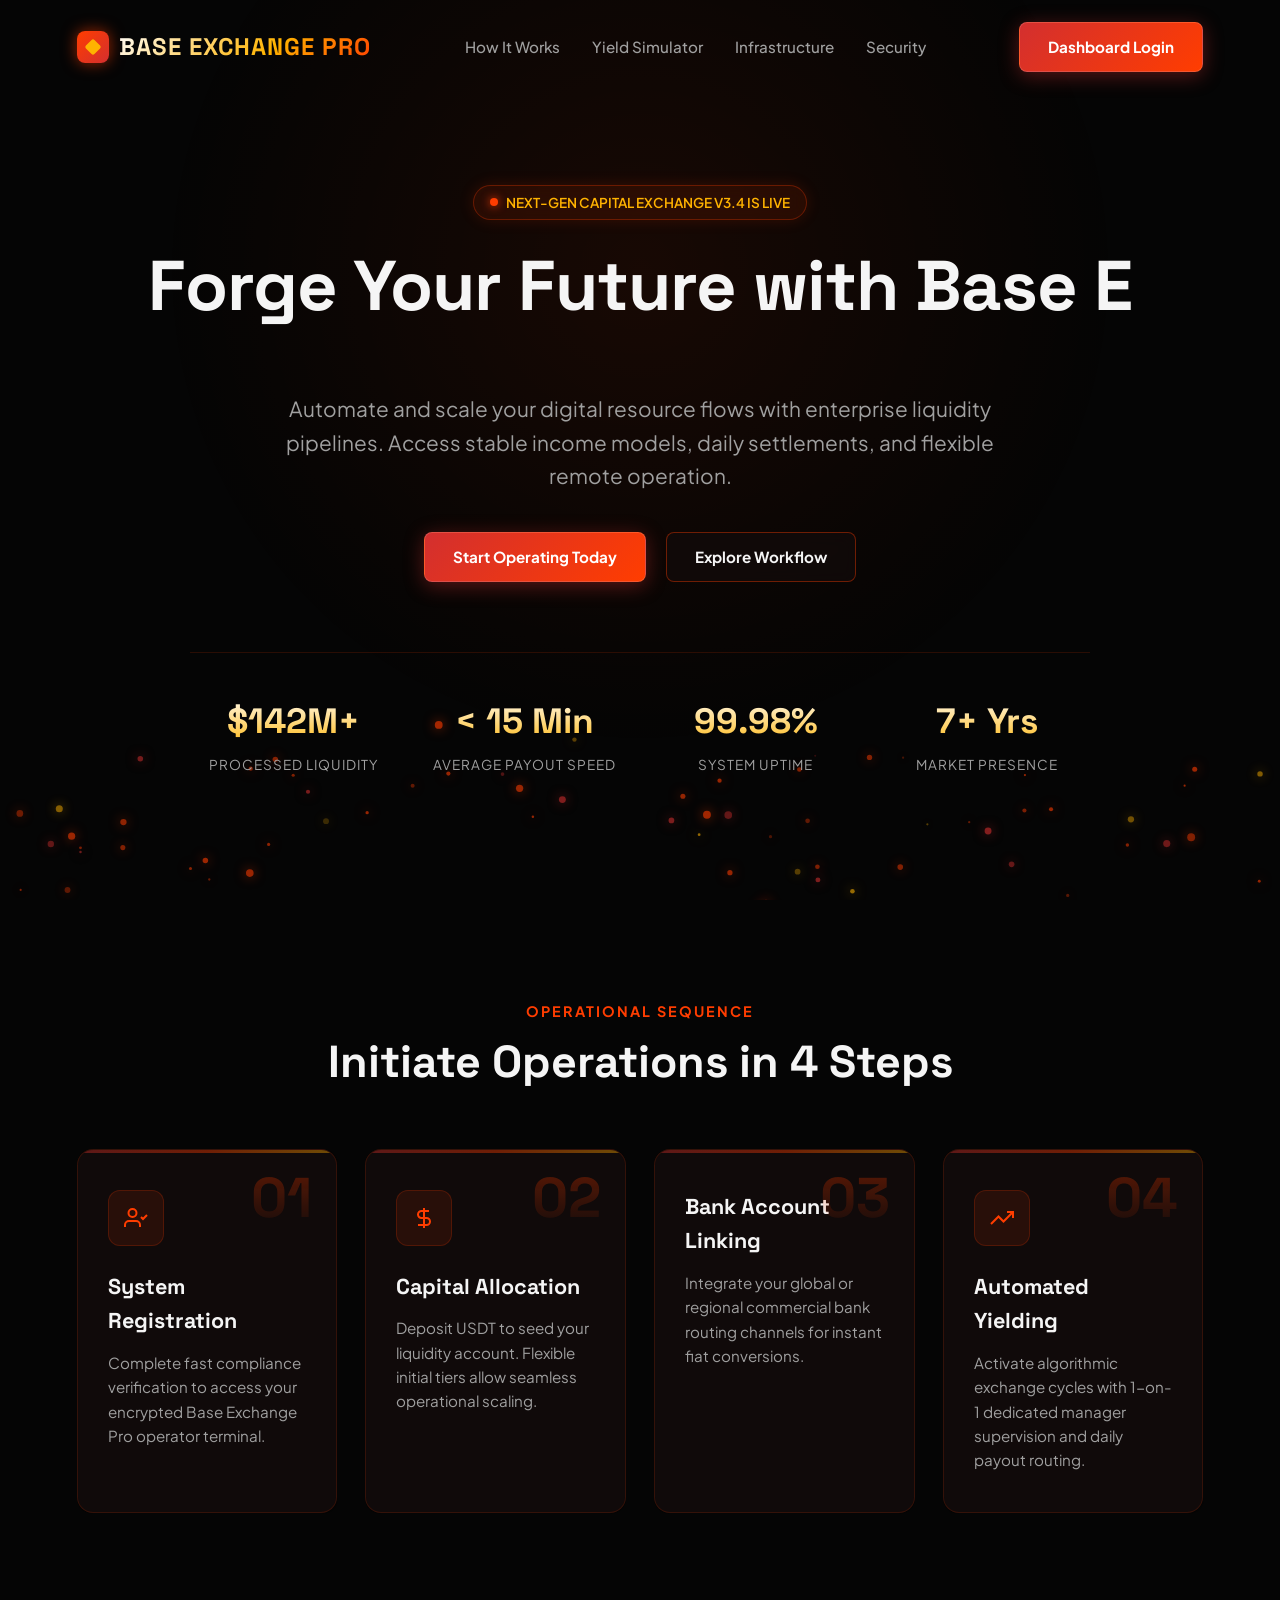
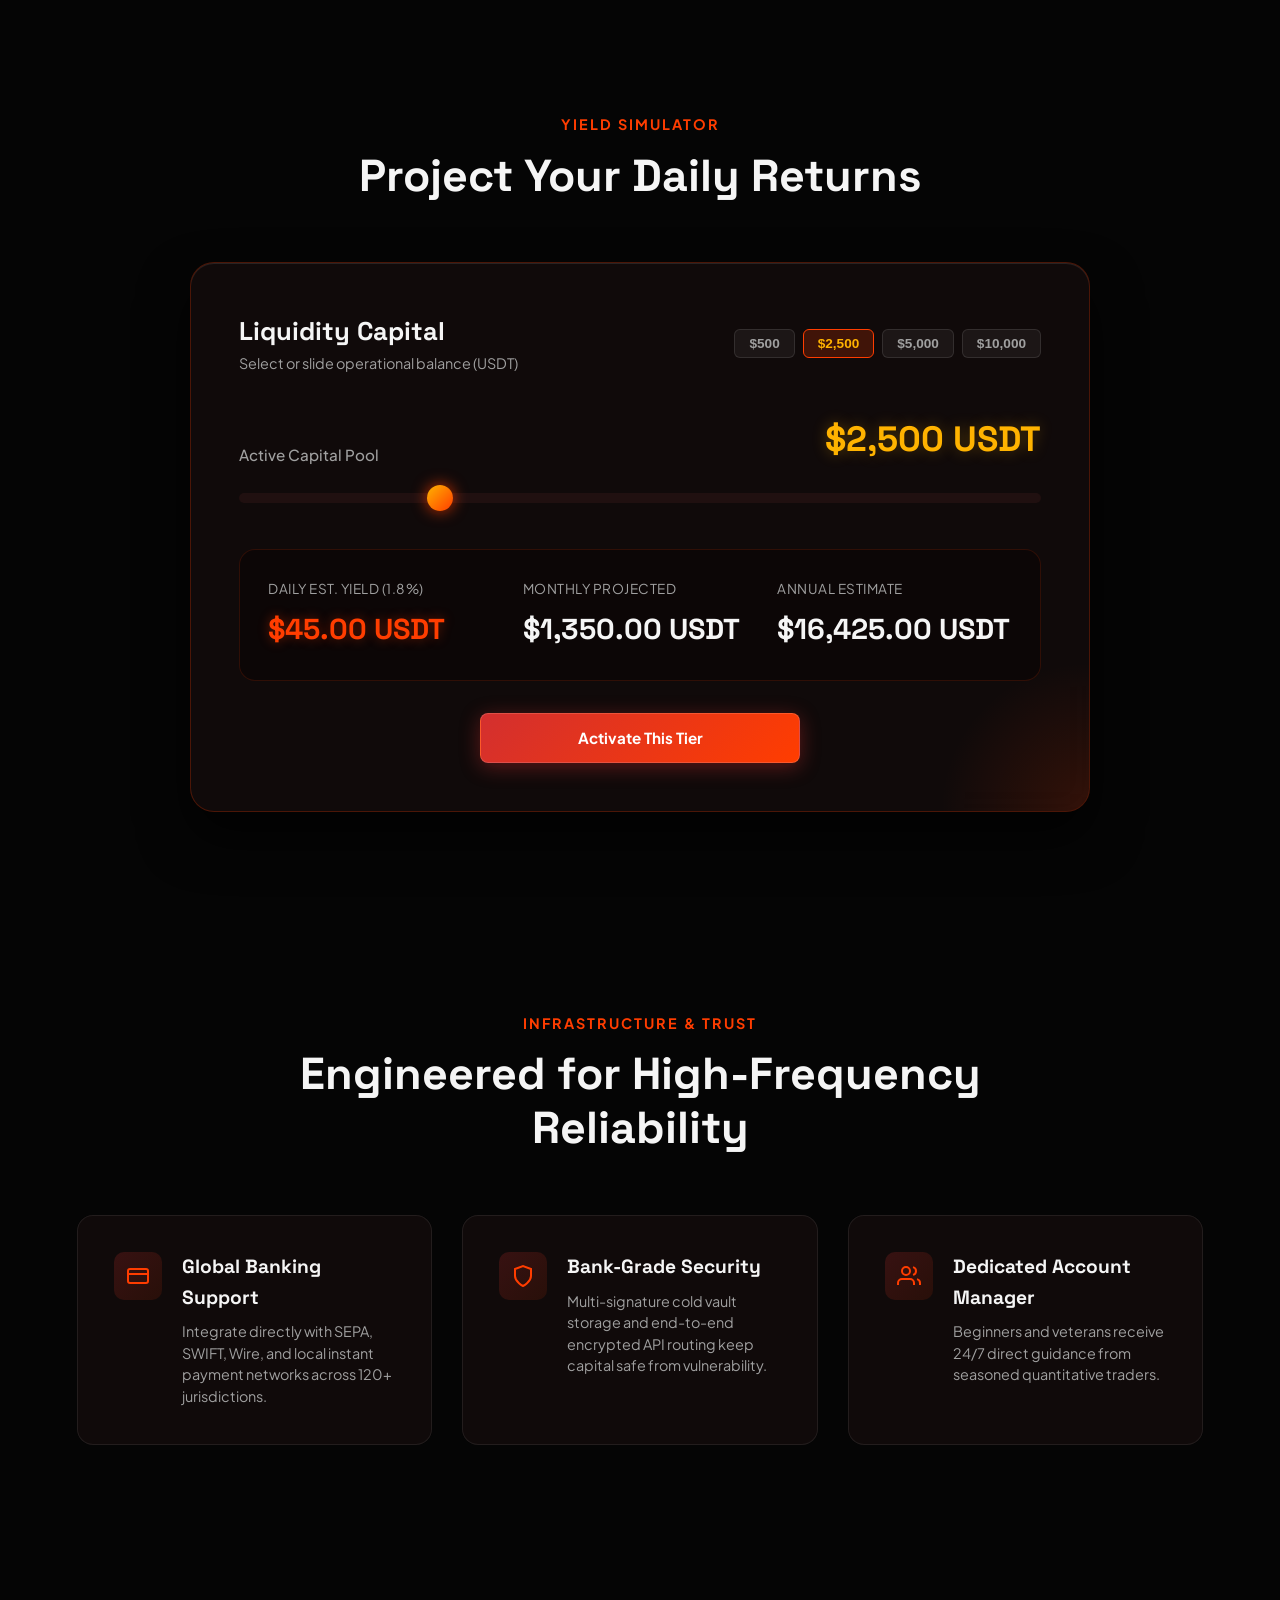
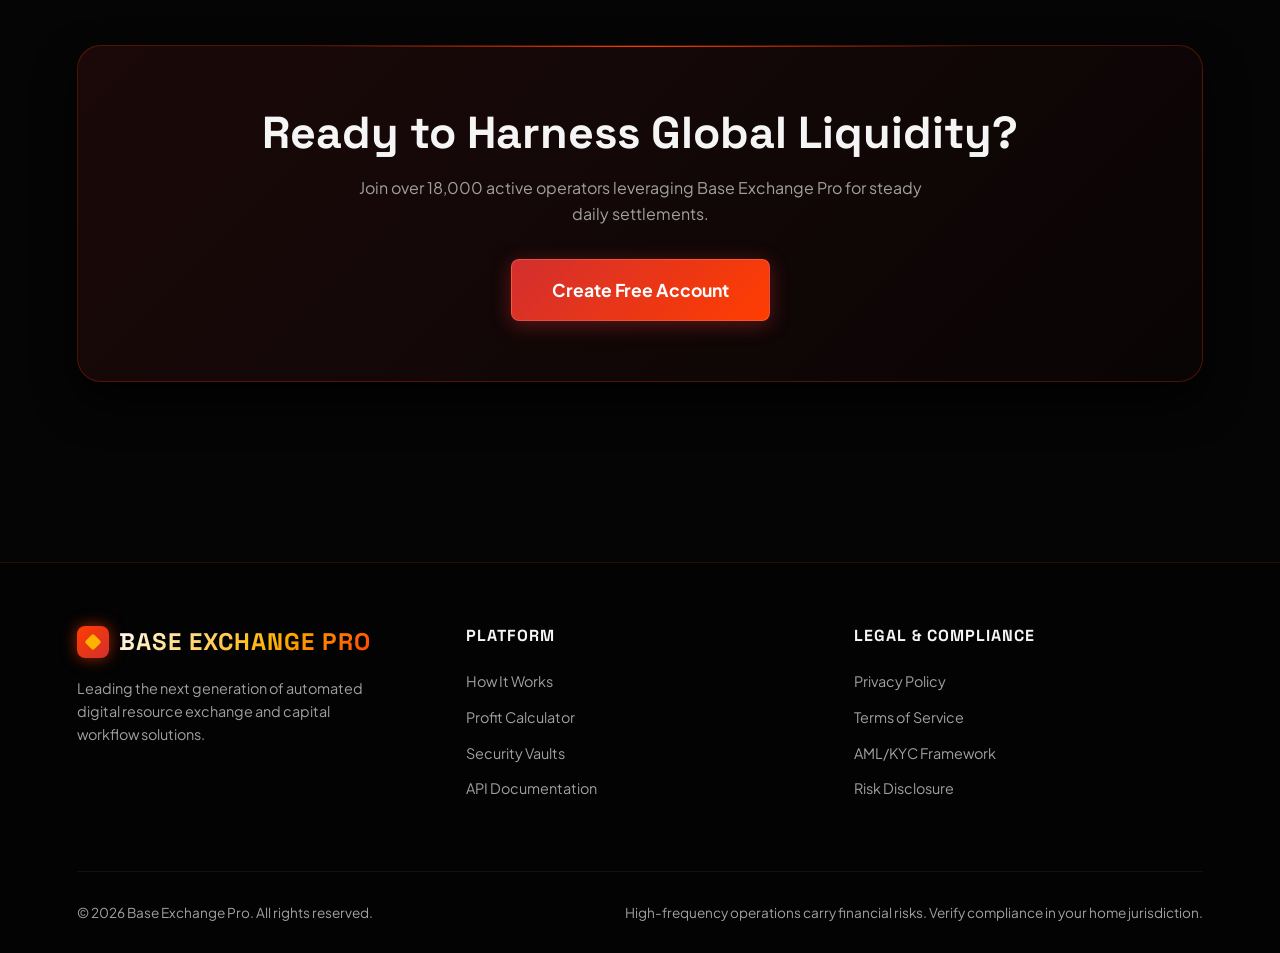
<file: Base Exchange Pro Landing Page.html>
<!DOCTYPE html>
<html lang="en">
<head>
    <meta charset="UTF-8">
    <meta name="viewport" content="width=device-width, initial-scale=1.0">
    <title>Base Exchange Pro | High-Yield Digital Resource Infrastructure</title>
    <link rel="preconnect" href="https://fonts.googleapis.com">
    <link rel="preconnect" href="https://fonts.gstatic.com" crossorigin>
    <link href="https://fonts.googleapis.com/css2?family=Plus+Jakarta+Sans:wght@300;400;500;600;700;800&family=Space+Grotesk:wght@500;700&display=swap" rel="stylesheet">
    
    <style>
        :root {
            --bg-deep: #050505;
            --bg-surface: #140d0d;
            --bg-surface-hover: #1f1212;
            --bg-card: rgba(20, 13, 13, 0.75);
            --fire-red: #d32f2f;
            --fire-orange: #ff3d00;
            --fire-gold: #ffb300;
            --fire-amber: #ff8f00;
            --text-light: #f5f5f5;
            --text-muted: #a0a0a0;
            --border-glow: rgba(255, 61, 0, 0.25);
            --box-glow: 0 0 25px rgba(255, 61, 0, 0.35);
            --font-main: 'Plus Jakarta Sans', -apple-system, BlinkMacSystemFont, sans-serif;
            --font-heading: 'Space Grotesk', sans-serif;
        }

        * {
            box-sizing: border-box;
            margin: 0;
            padding: 0;
            scroll-behavior: smooth;
        }

        body {
            background-color: var(--bg-deep);
            color: var(--text-light);
            font-family: var(--font-main);
            line-height: 1.6;
            overflow-x: hidden;
            position: relative;
            -webkit-font-smoothing: antialiased;
        }

        #fire-canvas {
            position: fixed;
            top: 0;
            left: 0;
            width: 100vw;
            height: 100vh;
            pointer-events: none;
            z-index: 1;
        }

        .ambient-glow {
            position: fixed;
            top: 0;
            left: 0;
            width: 100vw;
            height: 100vh;
            pointer-events: none;
            z-index: 2;
            background: radial-gradient(circle 600px at var(--mouse-x, 50%) var(--mouse-y, 30%), rgba(255, 61, 0, 0.08), transparent 80%);
            transition: opacity 0.3s ease;
        }

        header {
            position: fixed;
            top: 0;
            left: 0;
            width: 100%;
            z-index: 100;
            padding: 22px 6%;
            display: flex;
            justify-content: space-between;
            align-items: center;
            transition: all 0.4s cubic-bezier(0.16, 1, 0.3, 1);
            background: transparent;
        }

        header.scrolled {
            background: rgba(5, 5, 5, 0.85);
            backdrop-filter: blur(16px);
            -webkit-backdrop-filter: blur(16px);
            padding: 14px 6%;
            border-bottom: 1px solid var(--border-glow);
            box-shadow: 0 10px 30px rgba(0, 0, 0, 0.8), 0 1px 0 rgba(255, 61, 0, 0.2);
        }

        .logo {
            display: flex;
            align-items: center;
            gap: 10px;
            font-family: var(--font-heading);
            font-size: 1.5rem;
            font-weight: 700;
            text-decoration: none;
            color: var(--text-light);
            letter-spacing: -0.5px;
        }

        .logo-icon {
            width: 32px;
            height: 32px;
            background: linear-gradient(135deg, var(--fire-orange), var(--fire-red));
            border-radius: 8px;
            display: flex;
            align-items: center;
            justify-content: center;
            box-shadow: 0 0 15px rgba(255, 61, 0, 0.6);
            position: relative;
        }

        .logo-icon::after {
            content: '';
            width: 12px;
            height: 12px;
            background: var(--fire-gold);
            transform: rotate(45deg);
            border-radius: 2px;
        }

        .logo-text {
            background: linear-gradient(135deg, #ffffff 0%, var(--fire-gold) 60%, var(--fire-orange) 100%);
            -webkit-background-clip: text;
            -webkit-text-fill-color: transparent;
            text-transform: uppercase;
            letter-spacing: 1px;
        }

        .nav-links {
            display: flex;
            align-items: center;
            gap: 32px;
            list-style: none;
        }

        .nav-links a {
            color: var(--text-muted);
            text-decoration: none;
            font-weight: 500;
            font-size: 0.95rem;
            transition: all 0.3s ease;
            position: relative;
        }

        .nav-links a:hover {
            color: var(--text-light);
            text-shadow: 0 0 10px rgba(255, 61, 0, 0.5);
        }

        .nav-links a::after {
            content: '';
            position: absolute;
            bottom: -6px;
            left: 0;
            width: 0%;
            height: 2px;
            background: linear-gradient(90deg, var(--fire-orange), var(--fire-gold));
            transition: width 0.3s ease;
            border-radius: 2px;
        }

        .nav-links a:hover::after {
            width: 100%;
        }

        .nav-cta {
            position: relative;
            z-index: 10;
        }

        .btn {
            display: inline-flex;
            align-items: center;
            justify-content: center;
            padding: 12px 28px;
            border-radius: 8px;
            font-weight: 700;
            font-size: 0.95rem;
            text-decoration: none;
            cursor: pointer;
            transition: all 0.3s cubic-bezier(0.16, 1, 0.3, 1);
            border: none;
            outline: none;
            position: relative;
            overflow: hidden;
        }

        .btn-fire {
            background: linear-gradient(135deg, var(--fire-red) 0%, var(--fire-orange) 100%);
            color: #ffffff;
            box-shadow: 0 4px 20px rgba(211, 47, 47, 0.4);
            border: 1px solid rgba(255, 255, 255, 0.15);
        }

        .btn-fire::before {
            content: '';
            position: absolute;
            top: 0;
            left: -100%;
            width: 100%;
            height: 100%;
            background: linear-gradient(90deg, transparent, rgba(255, 255, 255, 0.3), transparent);
            transition: left 0.6s ease;
        }

        .btn-fire:hover {
            transform: translateY(-2px);
            box-shadow: 0 8px 30px rgba(255, 61, 0, 0.6), 0 0 15px rgba(255, 179, 0, 0.4);
        }

        .btn-fire:hover::before {
            left: 100%;
        }

        .btn-outline {
            background: rgba(20, 13, 13, 0.6);
            color: var(--text-light);
            border: 1px solid rgba(255, 61, 0, 0.4);
            backdrop-filter: blur(8px);
        }

        .btn-outline:hover {
            background: rgba(255, 61, 0, 0.15);
            border-color: var(--fire-orange);
            color: #ffffff;
            box-shadow: 0 0 20px rgba(255, 61, 0, 0.3);
            transform: translateY(-2px);
        }

        .hero {
            min-height: 100vh;
            display: flex;
            flex-direction: column;
            justify-content: center;
            align-items: center;
            text-align: center;
            padding: 140px 6% 80px 6%;
            position: relative;
            z-index: 10;
        }

        .hero-badge {
            display: inline-flex;
            align-items: center;
            gap: 8px;
            padding: 6px 16px;
            background: rgba(255, 61, 0, 0.1);
            border: 1px solid rgba(255, 61, 0, 0.3);
            border-radius: 30px;
            font-size: 0.85rem;
            font-weight: 600;
            color: var(--fire-gold);
            margin-bottom: 28px;
            backdrop-filter: blur(8px);
            box-shadow: 0 0 15px rgba(255, 61, 0, 0.15);
        }

        .pulse-dot {
            width: 8px;
            height: 8px;
            background-color: var(--fire-orange);
            border-radius: 50%;
            box-shadow: 0 0 10px var(--fire-orange);
            animation: pulse 1.8s infinite;
        }

        @keyframes pulse {
            0% { transform: scale(0.95); box-shadow: 0 0 0 0 rgba(255, 61, 0, 0.7); }
            70% { transform: scale(1); box-shadow: 0 0 0 8px rgba(255, 61, 0, 0); }
            100% { transform: scale(0.95); box-shadow: 0 0 0 0 rgba(255, 61, 0, 0); }
        }

        .hero-title {
            font-family: var(--font-heading);
            font-size: clamp(2.5rem, 5.5vw, 4.8rem);
            font-weight: 800;
            line-height: 1.1;
            max-width: 1000px;
            margin-bottom: 24px;
            min-height: 120px;
            letter-spacing: -1px;
        }

        .hero-title-highlight {
            background: linear-gradient(135deg, #ffffff 20%, var(--fire-gold) 60%, var(--fire-orange) 100%);
            -webkit-background-clip: text;
            -webkit-text-fill-color: transparent;
            text-shadow: 0 0 30px rgba(255, 61, 0, 0.3);
        }

        .hero-subtitle {
            font-size: clamp(1.05rem, 1.8vw, 1.3rem);
            color: var(--text-muted);
            max-width: 720px;
            margin-bottom: 40px;
            font-weight: 400;
        }

        .hero-actions {
            display: flex;
            gap: 20px;
            flex-wrap: wrap;
            justify-content: center;
        }

        .hero-stats {
            display: grid;
            grid-template-columns: repeat(auto-fit, minmax(160px, 1fr));
            gap: 24px;
            width: 100%;
            max-width: 900px;
            margin-top: 70px;
            padding-top: 40px;
            border-top: 1px solid rgba(255, 61, 0, 0.15);
        }

        .stat-item {
            text-align: center;
        }

        .stat-value {
            font-family: var(--font-heading);
            font-size: 2.2rem;
            font-weight: 700;
            color: var(--text-light);
            background: linear-gradient(180deg, #ffffff, var(--fire-gold));
            -webkit-background-clip: text;
            -webkit-text-fill-color: transparent;
        }

        .stat-label {
            font-size: 0.85rem;
            color: var(--text-muted);
            text-transform: uppercase;
            letter-spacing: 1px;
            margin-top: 4px;
        }

        section {
            padding: 100px 6%;
            position: relative;
            z-index: 10;
        }

        .section-header {
            text-align: center;
            max-width: 700px;
            margin: 0 auto 60px auto;
        }

        .section-subtitle {
            color: var(--fire-orange);
            font-size: 0.9rem;
            font-weight: 700;
            text-transform: uppercase;
            letter-spacing: 2px;
            margin-bottom: 12px;
            display: block;
        }

        .section-title {
            font-family: var(--font-heading);
            font-size: clamp(2rem, 3.5vw, 3rem);
            font-weight: 700;
            line-height: 1.2;
            color: var(--text-light);
        }

        .reveal {
            opacity: 0;
            transform: translateY(40px);
            transition: opacity 0.8s cubic-bezier(0.16, 1, 0.3, 1), transform 0.8s cubic-bezier(0.16, 1, 0.3, 1);
        }

        .reveal.active {
            opacity: 1;
            transform: translateY(0);
        }

        .steps-grid {
            display: grid;
            grid-template-columns: repeat(auto-fit, minmax(260px, 1fr));
            gap: 28px;
            perspective: 1000px;
        }

        .step-card {
            background: var(--bg-card);
            border: 1px solid rgba(255, 61, 0, 0.15);
            border-radius: 16px;
            padding: 40px 30px;
            position: relative;
            overflow: hidden;
            backdrop-filter: blur(12px);
            transition: all 0.4s cubic-bezier(0.16, 1, 0.3, 1);
            transform-style: preserve-3d;
        }

        .step-card::before {
            content: '';
            position: absolute;
            top: 0;
            left: 0;
            right: 0;
            height: 3px;
            background: linear-gradient(90deg, var(--fire-red), var(--fire-orange), var(--fire-gold));
            opacity: 0.4;
            transition: opacity 0.3s ease;
        }

        .step-card:hover {
            transform: translateY(-10px) rotateX(4deg) rotateY(-2deg);
            border-color: rgba(255, 61, 0, 0.5);
            box-shadow: 0 20px 40px rgba(0, 0, 0, 0.8), 0 0 30px rgba(255, 61, 0, 0.2);
            background: var(--bg-surface-hover);
        }

        .step-card:hover::before {
            opacity: 1;
        }

        .step-num {
            font-family: var(--font-heading);
            font-size: 3.5rem;
            font-weight: 800;
            line-height: 1;
            position: absolute;
            top: 20px;
            right: 24px;
            background: linear-gradient(180deg, rgba(255, 61, 0, 0.3), rgba(255, 61, 0, 0.05));
            -webkit-background-clip: text;
            -webkit-text-fill-color: transparent;
            pointer-events: none;
        }

        .step-icon {
            width: 56px;
            height: 56px;
            background: rgba(255, 61, 0, 0.1);
            border: 1px solid rgba(255, 61, 0, 0.2);
            border-radius: 12px;
            display: flex;
            align-items: center;
            justify-content: center;
            margin-bottom: 24px;
            color: var(--fire-orange);
        }

        .step-card h3 {
            font-family: var(--font-heading);
            font-size: 1.35rem;
            margin-bottom: 12px;
            color: var(--text-light);
        }

        .step-card p {
            color: var(--text-muted);
            font-size: 0.95rem;
            line-height: 1.6;
        }

        .calculator-container {
            max-width: 900px;
            margin: 0 auto;
            background: var(--bg-card);
            border: 1px solid var(--border-glow);
            border-radius: 24px;
            padding: 48px;
            backdrop-filter: blur(16px);
            box-shadow: 0 25px 50px rgba(0, 0, 0, 0.7), inset 0 1px 0 rgba(255, 255, 255, 0.1);
            position: relative;
            overflow: hidden;
        }

        .calculator-container::after {
            content: '';
            position: absolute;
            bottom: -150px;
            right: -150px;
            width: 300px;
            height: 300px;
            background: radial-gradient(circle, rgba(255, 61, 0, 0.15), transparent 70%);
            pointer-events: none;
        }

        .calc-header {
            display: flex;
            justify-content: space-between;
            align-items: center;
            margin-bottom: 36px;
            flex-wrap: wrap;
            gap: 16px;
        }

        .calc-title-group h3 {
            font-family: var(--font-heading);
            font-size: 1.6rem;
            color: var(--text-light);
        }

        .calc-title-group p {
            color: var(--text-muted);
            font-size: 0.9rem;
        }

        .preset-buttons {
            display: flex;
            gap: 8px;
            flex-wrap: wrap;
        }

        .preset-btn {
            background: rgba(255, 255, 255, 0.05);
            border: 1px solid rgba(255, 255, 255, 0.1);
            color: var(--text-muted);
            padding: 6px 14px;
            border-radius: 6px;
            font-size: 0.85rem;
            font-weight: 600;
            cursor: pointer;
            transition: all 0.2s ease;
        }

        .preset-btn:hover, .preset-btn.active {
            background: rgba(255, 61, 0, 0.2);
            border-color: var(--fire-orange);
            color: var(--fire-gold);
        }

        .slider-group {
            margin-bottom: 40px;
        }

        .slider-label-group {
            display: flex;
            justify-content: space-between;
            align-items: flex-end;
            margin-bottom: 16px;
        }

        .slider-label {
            font-size: 0.95rem;
            color: var(--text-muted);
            font-weight: 500;
        }

        .slider-value {
            font-family: var(--font-heading);
            font-size: 2.2rem;
            font-weight: 700;
            color: var(--fire-gold);
            text-shadow: 0 0 15px rgba(255, 179, 0, 0.3);
        }

        .range-slider {
            -webkit-appearance: none;
            width: 100%;
            height: 10px;
            border-radius: 5px;
            background: #201010;
            outline: none;
            position: relative;
        }

        .range-slider::-webkit-slider-thumb {
            -webkit-appearance: none;
            appearance: none;
            width: 26px;
            height: 26px;
            border-radius: 50%;
            background: linear-gradient(135deg, var(--fire-gold), var(--fire-orange));
            cursor: pointer;
            box-shadow: 0 0 15px rgba(255, 61, 0, 0.8);
            transition: transform 0.1s ease;
        }

        .range-slider::-webkit-slider-thumb:hover {
            transform: scale(1.15);
        }

        .calc-results {
            display: grid;
            grid-template-columns: repeat(auto-fit, minmax(200px, 1fr));
            gap: 20px;
            background: rgba(10, 5, 5, 0.6);
            padding: 28px;
            border-radius: 16px;
            border: 1px solid rgba(255, 61, 0, 0.15);
        }

        .result-box {
            display: flex;
            flex-direction: column;
        }

        .result-title {
            font-size: 0.85rem;
            color: var(--text-muted);
            text-transform: uppercase;
            letter-spacing: 0.5px;
            margin-bottom: 6px;
        }

        .result-amount {
            font-family: var(--font-heading);
            font-size: 1.8rem;
            font-weight: 700;
            color: var(--text-light);
        }

        .result-amount.primary {
            color: var(--fire-orange);
            text-shadow: 0 0 12px rgba(255, 61, 0, 0.4);
        }

        .benefits-grid {
            display: grid;
            grid-template-columns: repeat(auto-fit, minmax(320px, 1fr));
            gap: 30px;
        }

        .benefit-card {
            background: var(--bg-card);
            border: 1px solid rgba(255, 255, 255, 0.08);
            border-radius: 16px;
            padding: 36px;
            backdrop-filter: blur(12px);
            transition: all 0.3s ease;
            display: flex;
            gap: 20px;
        }

        .benefit-card:hover {
            border-color: rgba(255, 61, 0, 0.4);
            transform: translateY(-4px);
            box-shadow: 0 15px 30px rgba(0, 0, 0, 0.6);
        }

        .benefit-icon {
            flex-shrink: 0;
            width: 48px;
            height: 48px;
            background: linear-gradient(135deg, rgba(211, 47, 47, 0.2), rgba(255, 61, 0, 0.1));
            border-radius: 10px;
            display: flex;
            align-items: center;
            justify-content: center;
            color: var(--fire-orange);
        }

        .benefit-content h4 {
            font-family: var(--font-heading);
            font-size: 1.2rem;
            margin-bottom: 8px;
            color: var(--text-light);
        }

        .benefit-content p {
            color: var(--text-muted);
            font-size: 0.9rem;
            line-height: 1.5;
        }

        .cta-banner {
            background: linear-gradient(135deg, rgba(30, 10, 10, 0.9), rgba(10, 5, 5, 0.95));
            border: 1px solid var(--border-glow);
            border-radius: 24px;
            padding: 60px 40px;
            text-align: center;
            margin-bottom: 80px;
            position: relative;
            overflow: hidden;
            box-shadow: 0 20px 40px rgba(0, 0, 0, 0.8);
        }

        .cta-banner::before {
            content: '';
            position: absolute;
            top: 0;
            left: 50%;
            transform: translateX(-50%);
            width: 60%;
            height: 1px;
            background: linear-gradient(90deg, transparent, var(--fire-orange), transparent);
        }

        footer {
            background: #030303;
            border-top: 1px solid rgba(255, 61, 0, 0.15);
            padding: 60px 6% 30px 6%;
            position: relative;
            z-index: 10;
        }

        .footer-content {
            display: grid;
            grid-template-columns: repeat(auto-fit, minmax(220px, 1fr));
            gap: 40px;
            margin-bottom: 60px;
        }

        .footer-brand p {
            color: var(--text-muted);
            font-size: 0.9rem;
            margin-top: 16px;
            max-width: 300px;
        }

        .footer-column h5 {
            font-family: var(--font-heading);
            font-size: 1rem;
            color: var(--text-light);
            margin-bottom: 20px;
            text-transform: uppercase;
            letter-spacing: 1px;
        }

        .footer-links {
            list-style: none;
        }

        .footer-links li {
            margin-bottom: 10px;
        }

        .footer-links a {
            color: var(--text-muted);
            text-decoration: none;
            font-size: 0.9rem;
            transition: color 0.2s ease;
        }

        .footer-links a:hover {
            color: var(--fire-orange);
        }

        .footer-bottom {
            display: flex;
            justify-content: space-between;
            align-items: center;
            padding-top: 30px;
            border-top: 1px solid rgba(255, 255, 255, 0.05);
            color: var(--text-muted);
            font-size: 0.85rem;
            flex-wrap: wrap;
            gap: 16px;
        }

        @media (max-width: 992px) {
            .hero-title { min-height: auto; }
            .calculator-container { padding: 32px 24px; }
        }

        @media (max-width: 768px) {
            header { padding: 16px 5%; }
            .nav-links { display: none; }
            section { padding: 70px 5%; }
            .hero { padding-top: 120px; }
            .hero-stats { grid-template-columns: repeat(2, 1fr); gap: 20px; }
            .calc-header { flex-direction: column; align-items: flex-start; }
            .footer-bottom { flex-direction: column; text-align: center; }
        }
    </style>
</head>
<body>

    <canvas id="fire-canvas"></canvas>
    <div class="ambient-glow" id="ambient-glow"></div>

    <header id="header">
        <a href="#" class="logo">
            <div class="logo-icon"></div>
            <span class="logo-text">Base Exchange Pro</span>
        </a>
        <ul class="nav-links">
            <li><a href="#how-it-works">How It Works</a></li>
            <li><a href="#calculator">Yield Simulator</a></li>
            <li><a href="#benefits">Infrastructure</a></li>
            <li><a href="#features">Security</a></li>
        </ul>
        <div class="nav-cta">
            <a href="#calculator" class="btn btn-fire">Dashboard Login</a>
        </div>
    </header>

    <section class="hero" id="hero">
        <div class="hero-badge">
            <span class="pulse-dot"></span>
            <span>NEXT-GEN CAPITAL EXCHANGE V3.4 IS LIVE</span>
        </div>
        
        <h1 class="hero-title">
            <span id="typewriter"></span>
        </h1>

        <p class="hero-subtitle">
            Automate and scale your digital resource flows with enterprise liquidity pipelines. Access stable income models, daily settlements, and flexible remote operation.
        </p>

        <div class="hero-actions">
            <a href="#calculator" class="btn btn-fire">Start Operating Today</a>
            <a href="#how-it-works" class="btn btn-outline">Explore Workflow</a>
        </div>

        <div class="hero-stats reveal">
            <div class="stat-item">
                <div class="stat-value">$142M+</div>
                <div class="stat-label">Processed Liquidity</div>
            </div>
            <div class="stat-item">
                <div class="stat-value">&lt; 15 Min</div>
                <div class="stat-label">Average Payout Speed</div>
            </div>
            <div class="stat-item">
                <div class="stat-value">99.98%</div>
                <div class="stat-label">System Uptime</div>
            </div>
            <div class="stat-item">
                <div class="stat-value">7+ Yrs</div>
                <div class="stat-label">Market Presence</div>
            </div>
        </div>
    </section>

    <section id="how-it-works">
        <div class="section-header reveal">
            <span class="section-subtitle">Operational Sequence</span>
            <h2 class="section-title">Initiate Operations in 4 Steps</h2>
        </div>

        <div class="steps-grid">
            <div class="step-card reveal">
                <div class="step-num">01</div>
                <div class="step-icon">
                    <svg width="24" height="24" fill="none" stroke="currentColor" stroke-width="2" viewBox="0 0 24 24"><path d="M16 21v-2a4 4 0 0 0-4-4H5a4 4 0 0 0-4 4v2"></path><circle cx="8.5" cy="7" r="4"></circle><polyline points="17 11 19 13 23 9"></polyline></svg>
                </div>
                <h3>System Registration</h3>
                <p>Complete fast compliance verification to access your encrypted Base Exchange Pro operator terminal.</p>
            </div>

            <div class="step-card reveal" style="transition-delay: 0.1s;">
                <div class="step-num">02</div>
                <div class="step-icon">
                    <svg width="24" height="24" fill="none" stroke="currentColor" stroke-width="2" viewBox="0 0 24 24"><path d="M12 2v20M17 5H9.5a3.5 3.5 0 0 0 0 7h5a3.5 3.5 0 0 1 0 7H6"></path></svg>
                </div>
                <h3>Capital Allocation</h3>
                <p>Deposit USDT to seed your liquidity account. Flexible initial tiers allow seamless operational scaling.</p>
            </div>

            <div class="step-card reveal" style="transition-delay: 0.2s;">
                <div class="step-num">03</div>
                <h3>Bank Account Linking</h3>
                <p>Integrate your global or regional commercial bank routing channels for instant fiat conversions.</p>
            </div>

            <div class="step-card reveal" style="transition-delay: 0.3s;">
                <div class="step-num">04</div>
                <div class="step-icon">
                    <svg width="24" height="24" fill="none" stroke="currentColor" stroke-width="2" viewBox="0 0 24 24"><polyline points="23 6 13.5 15.5 8.5 10.5 1 18"></polyline><polyline points="17 6 23 6 23 12"></polyline></svg>
                </div>
                <h3>Automated Yielding</h3>
                <p>Activate algorithmic exchange cycles with 1-on-1 dedicated manager supervision and daily payout routing.</p>
            </div>
        </div>
    </section>

    <section id="calculator">
        <div class="section-header reveal">
            <span class="section-subtitle">Yield Simulator</span>
            <h2 class="section-title">Project Your Daily Returns</h2>
        </div>

        <div class="calculator-container reveal">
            <div class="calc-header">
                <div class="calc-title-group">
                    <h3>Liquidity Capital</h3>
                    <p>Select or slide operational balance (USDT)</p>
                </div>
                <div class="preset-buttons">
                    <button class="preset-btn" onclick="setCapital(500)">$500</button>
                    <button class="preset-btn active" onclick="setCapital(2500)">$2,500</button>
                    <button class="preset-btn" onclick="setCapital(5000)">$5,000</button>
                    <button class="preset-btn" onclick="setCapital(10000)">$10,000</button>
                </div>
            </div>

            <div class="slider-group">
                <div class="slider-label-group">
                    <span class="slider-label">Active Capital Pool</span>
                    <span class="slider-value" id="capital-display">$2,500 USDT</span>
                </div>
                <input type="range" min="100" max="10000" step="100" value="2500" class="range-slider" id="capital-slider" oninput="updateCalculator()">
            </div>

            <div class="calc-results">
                <div class="result-box">
                    <span class="result-title">Daily Est. Yield (1.8%)</span>
                    <span class="result-amount primary" id="daily-yield">$45.00 USDT</span>
                </div>
                <div class="result-box">
                    <span class="result-title">Monthly Projected</span>
                    <span class="result-amount" id="monthly-yield">$1,350.00 USDT</span>
                </div>
                <div class="result-box">
                    <span class="result-title">Annual Estimate</span>
                    <span class="result-amount" id="annual-yield">$16,200.00 USDT</span>
                </div>
            </div>

            <div style="text-align: center; margin-top: 32px;">
                <a href="#" class="btn btn-fire" style="width: 100%; max-width: 320px;">Activate This Tier</a>
            </div>
        </div>
    </section>

    <section id="benefits">
        <div class="section-header reveal">
            <span class="section-subtitle">Infrastructure & Trust</span>
            <h2 class="section-title">Engineered for High-Frequency Reliability</h2>
        </div>

        <div class="benefits-grid">
            <div class="benefit-card reveal">
                <div class="benefit-icon">
                    <svg width="24" height="24" fill="none" stroke="currentColor" stroke-width="2" viewBox="0 0 24 24"><rect x="2" y="5" width="20" height="14" rx="2"></rect><line x1="2" y1="10" x2="22" y2="10"></line></svg>
                </div>
                <div class="benefit-content">
                    <h4>Global Banking Support</h4>
                    <p>Integrate directly with SEPA, SWIFT, Wire, and local instant payment networks across 120+ jurisdictions.</p>
                </div>
            </div>

            <div class="benefit-card reveal" style="transition-delay: 0.1s;">
                <div class="benefit-icon">
                    <svg width="24" height="24" fill="none" stroke="currentColor" stroke-width="2" viewBox="0 0 24 24"><path d="M12 22s8-4 8-10V5l-8-3-8 3v7c0 6 8 10 8 10z"></path></svg>
                </div>
                <div class="benefit-content">
                    <h4>Bank-Grade Security</h4>
                    <p>Multi-signature cold vault storage and end-to-end encrypted API routing keep capital safe from vulnerability.</p>
                </div>
            </div>

            <div class="benefit-card reveal" style="transition-delay: 0.2s;">
                <div class="benefit-icon">
                    <svg width="24" height="24" fill="none" stroke="currentColor" stroke-width="2" viewBox="0 0 24 24"><path d="M17 21v-2a4 4 0 0 0-4-4H5a4 4 0 0 0-4 4v2"></path><circle cx="9" cy="7" r="4"></circle><path d="M23 21v-2a4 4 0 0 0-3-3.87"></path><path d="M16 3.13a4 4 0 0 1 0 7.75"></path></svg>
                </div>
                <div class="benefit-content">
                    <h4>Dedicated Account Manager</h4>
                    <p>Beginners and veterans receive 24/7 direct guidance from seasoned quantitative traders.</p>
                </div>
            </div>
        </div>
    </section>

    <section id="features">
        <div class="cta-banner reveal">
            <h2 class="section-title" style="margin-bottom: 16px;">Ready to Harness Global Liquidity?</h2>
            <p style="color: var(--text-muted); max-width: 600px; margin: 0 auto 32px auto;">
                Join over 18,000 active operators leveraging Base Exchange Pro for steady daily settlements.
            </p>
            <a href="#calculator" class="btn btn-fire" style="padding: 16px 40px; font-size: 1.1rem;">Create Free Account</a>
        </div>
    </section>

    <footer>
        <div class="footer-content">
            <div class="footer-brand">
                <a href="#" class="logo">
                    <div class="logo-icon"></div>
                    <span class="logo-text">Base Exchange Pro</span>
                </a>
                <p>Leading the next generation of automated digital resource exchange and capital workflow solutions.</p>
            </div>

            <div class="footer-column">
                <h5>Platform</h5>
                <ul class="footer-links">
                    <li><a href="#how-it-works">How It Works</a></li>
                    <li><a href="#calculator">Profit Calculator</a></li>
                    <li><a href="#benefits">Security Vaults</a></li>
                    <li><a href="#">API Documentation</a></li>
                </ul>
            </div>

            <div class="footer-column">
                <h5>Legal & Compliance</h5>
                <ul class="footer-links">
                    <li><a href="#">Privacy Policy</a></li>
                    <li><a href="#">Terms of Service</a></li>
                    <li><a href="#">AML/KYC Framework</a></li>
                    <li><a href="#">Risk Disclosure</a></li>
                </ul>
            </div>
        </div>

        <div class="footer-bottom">
            <p>&copy; 2026 Base Exchange Pro. All rights reserved.</p>
            <p>High-frequency operations carry financial risks. Verify compliance in your home jurisdiction.</p>
        </div>
    </footer>

    <script>
        const canvas = document.getElementById('fire-canvas');
        const ctx = canvas.getContext('2d');

        let width, height;
        let particles = [];

        function resizeCanvas() {
            width = canvas.width = window.innerWidth;
            height = canvas.height = window.innerHeight;
        }

        window.addEventListener('resize', resizeCanvas);
        resizeCanvas();

        class Particle {
            constructor() {
                this.reset();
            }

            reset() {
                this.x = Math.random() * width;
                this.y = height + Math.random() * 100;
                this.size = Math.random() * 3 + 1;
                this.speedY = Math.random() * 1.8 + 0.6;
                this.speedX = (Math.random() - 0.5) * 0.8;
                this.opacity = Math.random() * 0.8 + 0.2;
                this.color = Math.random() > 0.4 ? '#ff3d00' : (Math.random() > 0.5 ? '#ffb300' : '#d32f2f');
                this.life = 0;
                this.maxLife = Math.random() * 200 + 100;
            }

            update() {
                this.y -= this.speedY;
                this.x += this.speedX + Math.sin(this.life * 0.05) * 0.5;
                this.life++;
                this.opacity = (1 - (this.life / this.maxLife)) * 0.8;

                if (this.life >= this.maxLife || this.y < -10) {
                    this.reset();
                }
            }

            draw() {
                ctx.save();
                ctx.globalAlpha = Math.max(0, this.opacity);
                ctx.fillStyle = this.color;
                ctx.shadowBlur = 12;
                ctx.shadowColor = this.color;
                ctx.beginPath();
                ctx.arc(this.x, this.y, this.size, 0, Math.PI * 2);
                ctx.fill();
                ctx.restore();
            }
        }

        for (let i = 0; i < 70; i++) {
            particles.push(new Particle());
        }

        function animateParticles() {
            ctx.clearRect(0, 0, width, height);
            particles.forEach(p => {
                p.update();
                p.draw();
            });
            requestAnimationFrame(animateParticles);
        }

        animateParticles();

        const ambientGlow = document.getElementById('ambient-glow');
        window.addEventListener('mousemove', (e) => {
            ambientGlow.style.setProperty('--mouse-x', `${e.clientX}px`);
            ambientGlow.style.setProperty('--mouse-y', `${e.clientY}px`);
        });

        const header = document.getElementById('header');
        window.addEventListener('scroll', () => {
            if (window.scrollY > 40) {
                header.classList.add('scrolled');
            } else {
                header.classList.remove('scrolled');
            }
        });

        const typewriterElement = document.getElementById('typewriter');
        const phrase = "Forge Your Future with Base Exchange Pro";
        let charIndex = 0;

        function typeEffect() {
            if (charIndex <= phrase.length) {
                const currentText = phrase.substring(0, charIndex);
                if (currentText.includes("Base Exchange Pro")) {
                    const parts = currentText.split("Base Exchange Pro");
                    typewriterElement.innerHTML = parts[0] + `<span class="hero-title-highlight">Base Exchange Pro</span>` + parts[1];
                } else {
                    typewriterElement.textContent = currentText;
                }
                charIndex++;
                setTimeout(typeEffect, 50);
            }
        }

        setTimeout(typeEffect, 300);

        const revealElements = document.querySelectorAll('.reveal');
        const revealObserver = new IntersectionObserver((entries) => {
            entries.forEach(entry => {
                if (entry.isIntersecting) {
                    entry.target.classList.add('active');
                }
            });
        }, { threshold: 0.15 });

        revealElements.forEach(el => revealObserver.observe(el));

        const slider = document.getElementById('capital-slider');
        const display = document.getElementById('capital-display');
        const dailyEl = document.getElementById('daily-yield');
        const monthlyEl = document.getElementById('monthly-yield');
        const annualEl = document.getElementById('annual-yield');
        const presetBtns = document.querySelectorAll('.preset-btn');

        function updateCalculator() {
            const val = parseInt(slider.value);
            display.textContent = `$${val.toLocaleString()} USDT`;

            const dailyRate = val >= 5000 ? 0.022 : (val >= 2500 ? 0.018 : 0.015);
            const daily = val * dailyRate;
            const monthly = daily * 30;
            const annual = daily * 365;

            dailyEl.textContent = `$${daily.toFixed(2)} USDT`;
            monthlyEl.textContent = `$${monthly.toLocaleString('en-US', {minimumFractionDigits: 2, maximumFractionDigits: 2})} USDT`;
            annualEl.textContent = `$${annual.toLocaleString('en-US', {minimumFractionDigits: 2, maximumFractionDigits: 2})} USDT`;

            presetBtns.forEach(btn => {
                const btnVal = parseInt(btn.textContent.replace('$', '').replace(',', ''));
                if (btnVal === val) {
                    btn.classList.add('active');
                } else {
                    btn.classList.remove('active');
                }
            });
        }

        function setCapital(amount) {
            slider.value = amount;
            updateCalculator();
        }

        updateCalculator();
    </script>
</body>
</html>
</file>
